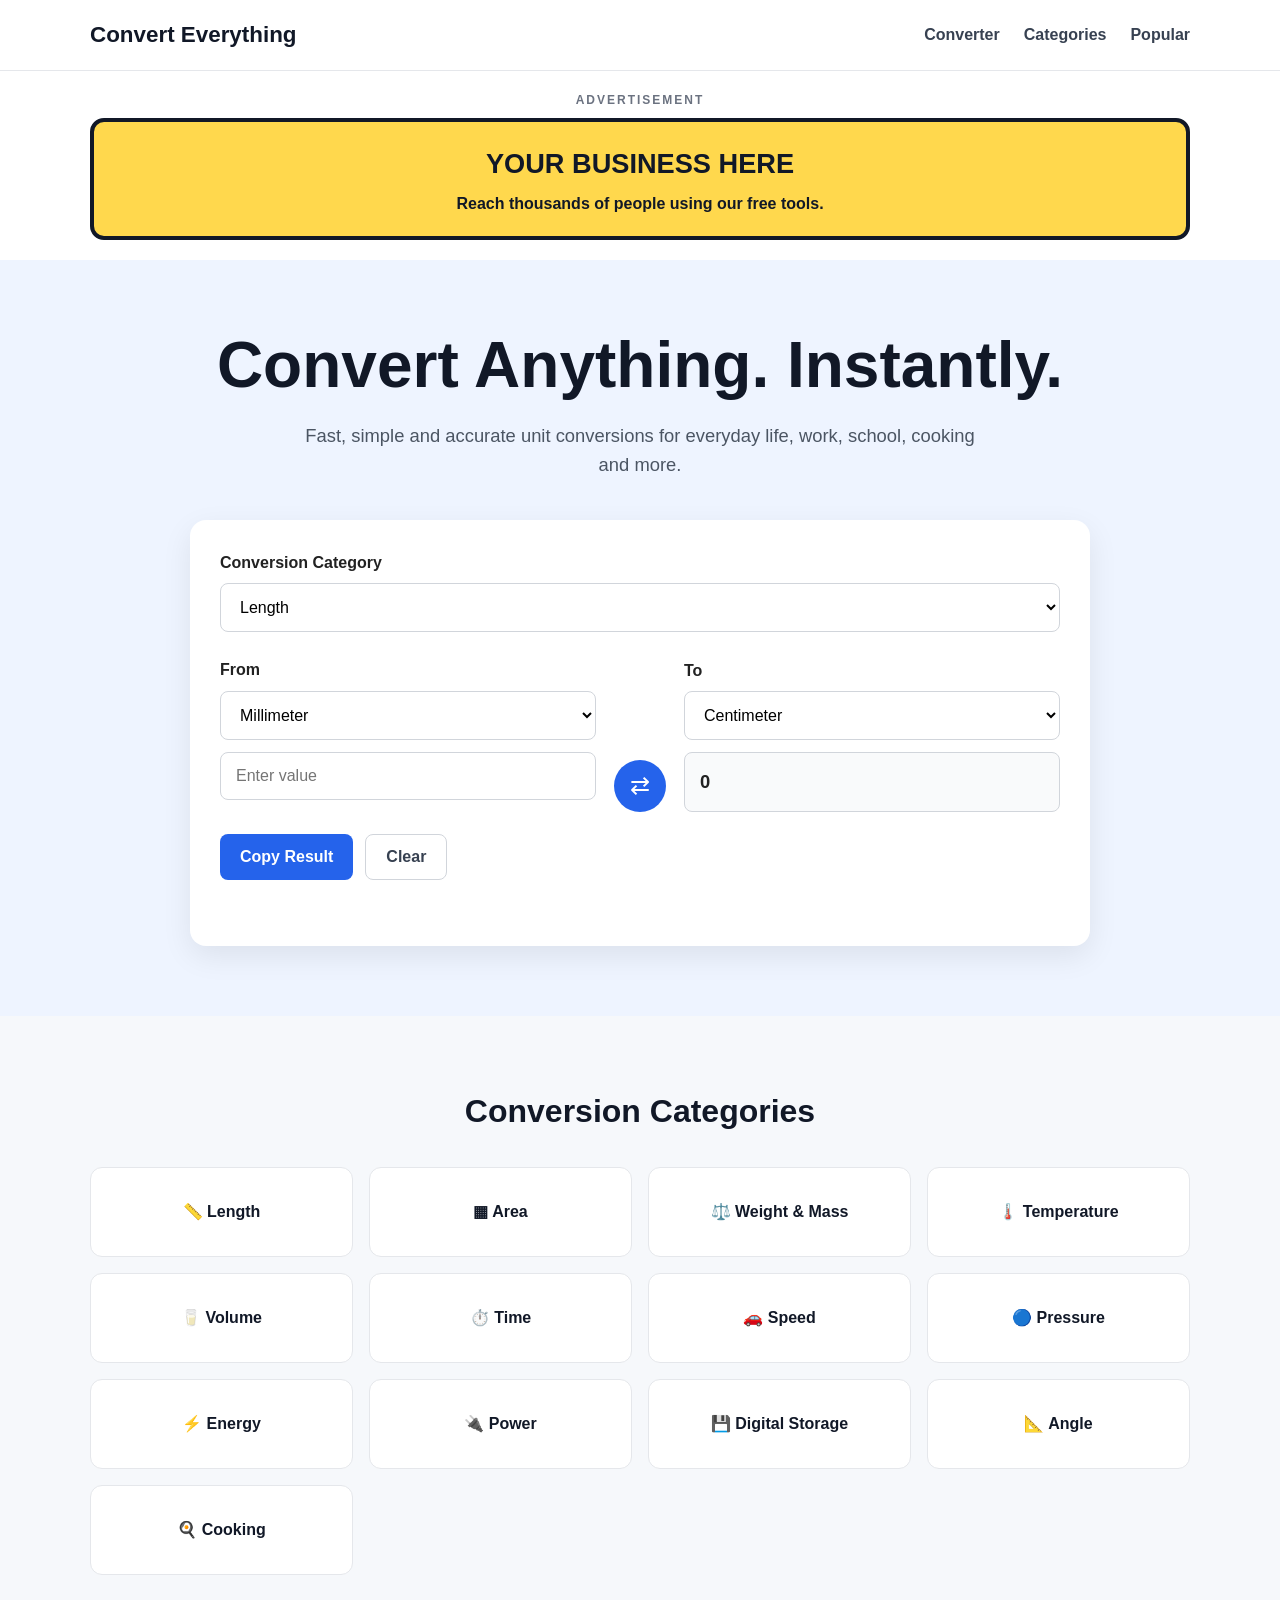
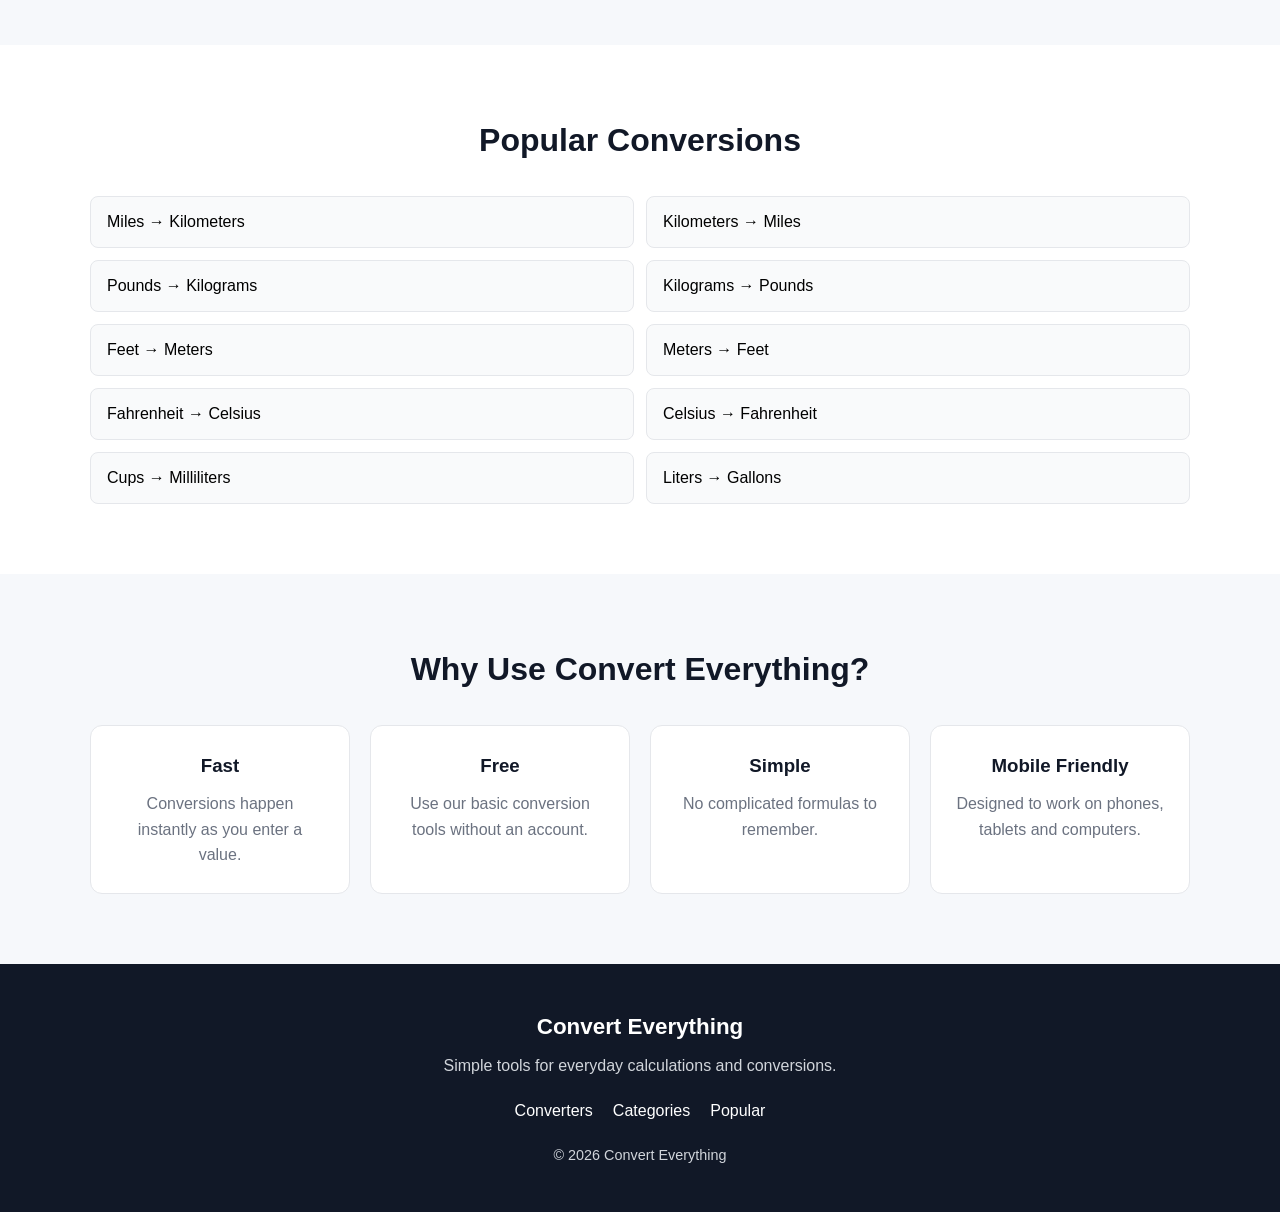
<file: index.html>
<!DOCTYPE html>
<html lang="en">
<head>
  <meta charset="UTF-8">
  <meta name="viewport" content="width=device-width, initial-scale=1.0">

  <title>Convert Everything - Free Unit Converter</title>
  <meta name="description" content="Free online unit converter for length, weight, temperature, volume, speed, area, time, cooking and more.">

  <link rel="stylesheet" href="style.css">
</head>

<body>

<header>
  <div class="container header-content">
    <a href="index.html" class="logo">Convert Everything</a>

    <nav>
      <a href="#converter">Converter</a>
      <a href="#categories">Categories</a>
      <a href="#popular">Popular</a>
    </nav>
  </div>
</header>

<main>
<!-- ADVERTISEMENT -->
<section class="ad-section">
  <div class="container">
    <div class="ad-label">ADVERTISEMENT</div>

    <a
      href="https://example.com"
      target="_blank"
      rel="noopener"
      class="ad-banner"
    >
      <div>
        <strong>YOUR BUSINESS HERE</strong>
        <span>Reach thousands of people using our free tools.</span>
      </div>
    </a>

  </div>
</section>
  <section class="hero">
    <div class="container">
      <h1>Convert Anything. Instantly.</h1>

      <p>
        Fast, simple and accurate unit conversions for everyday life,
        work, school, cooking and more.
      </p>

      <div class="converter-card" id="converter">

        <label for="category">Conversion Category</label>

        <select id="category"></select>

        <div class="conversion-row">

          <div class="conversion-box">
            <label for="fromUnit">From</label>
            <select id="fromUnit"></select>

            <input
              type="number"
              id="inputValue"
              placeholder="Enter value"
              step="any"
            >
          </div>

          <button id="swapButton" class="swap-button" title="Swap units">
            ⇄
          </button>

          <div class="conversion-box">
            <label for="toUnit">To</label>
            <select id="toUnit"></select>

            <div class="result-box" id="result">
              0
            </div>
          </div>

        </div>

        <div class="button-row">
          <button id="copyButton" class="primary-button">
            Copy Result
          </button>

          <button id="clearButton" class="secondary-button">
            Clear
          </button>
        </div>

        <div id="copyMessage" class="message"></div>

      </div>
    </div>
  </section>


  <section id="categories" class="section">
    <div class="container">

      <h2>Conversion Categories</h2>

      <div class="category-grid">

        <button class="category-card" data-category="length">
          📏 Length
        </button>

        <button class="category-card" data-category="area">
          ▦ Area
        </button>

        <button class="category-card" data-category="mass">
          ⚖️ Weight & Mass
        </button>

        <button class="category-card" data-category="temperature">
          🌡️ Temperature
        </button>

        <button class="category-card" data-category="volume">
          🥛 Volume
        </button>

        <button class="category-card" data-category="time">
          ⏱️ Time
        </button>

        <button class="category-card" data-category="speed">
          🚗 Speed
        </button>

        <button class="category-card" data-category="pressure">
          🔵 Pressure
        </button>

        <button class="category-card" data-category="energy">
          ⚡ Energy
        </button>

        <button class="category-card" data-category="power">
          🔌 Power
        </button>

        <button class="category-card" data-category="digital">
          💾 Digital Storage
        </button>

        <button class="category-card" data-category="angle">
          📐 Angle
        </button>

        <button class="category-card" data-category="cooking">
          🍳 Cooking
        </button>

      </div>

    </div>
  </section>


  <section id="popular" class="section popular-section">
    <div class="container">

      <h2>Popular Conversions</h2>

      <div class="popular-grid">

        <button data-conversion="miles-kilometers">
          Miles → Kilometers
        </button>

        <button data-conversion="kilometers-miles">
          Kilometers → Miles
        </button>

        <button data-conversion="pounds-kilograms">
          Pounds → Kilograms
        </button>

        <button data-conversion="kilograms-pounds">
          Kilograms → Pounds
        </button>

        <button data-conversion="feet-meters">
          Feet → Meters
        </button>

        <button data-conversion="meters-feet">
          Meters → Feet
        </button>

        <button data-conversion="fahrenheit-celsius">
          Fahrenheit → Celsius
        </button>

        <button data-conversion="celsius-fahrenheit">
          Celsius → Fahrenheit
        </button>

        <button data-conversion="cups-milliliters">
          Cups → Milliliters
        </button>

        <button data-conversion="liters-gallons">
          Liters → Gallons
        </button>

      </div>

    </div>
  </section>


  <section class="section">
    <div class="container information">

      <h2>Why Use Convert Everything?</h2>

      <div class="features">

        <div>
          <h3>Fast</h3>
          <p>Conversions happen instantly as you enter a value.</p>
        </div>

        <div>
          <h3>Free</h3>
          <p>Use our basic conversion tools without an account.</p>
        </div>

        <div>
          <h3>Simple</h3>
          <p>No complicated formulas to remember.</p>
        </div>

        <div>
          <h3>Mobile Friendly</h3>
          <p>Designed to work on phones, tablets and computers.</p>
        </div>

      </div>

    </div>
  </section>

</main>


<footer>
  <div class="container">

    <h3>Convert Everything</h3>

    <p>
      Simple tools for everyday calculations and conversions.
    </p>

    <div class="footer-links">
      <a href="#converter">Converters</a>
      <a href="#categories">Categories</a>
      <a href="#popular">Popular</a>
    </div>

    <p class="copyright">
      © 2026 Convert Everything
    </p>

  </div>
</footer>


<script src="script.js"></script>

</body>
</html>
</file>
<file: style.css>
* {
  box-sizing: border-box;
  margin: 0;
  padding: 0;
}

html {
  scroll-behavior: smooth;
}

body {
  font-family: Arial, Helvetica, sans-serif;
  line-height: 1.6;
  color: #222;
  background: #f6f8fb;
}   

.container {
  width: min(1100px, 92%);
  margin: 0 auto;
}

/* HEADER */

header {
  background: #ffffff;
  border-bottom: 1px solid #e5e7eb;
  position: sticky;
  top: 0;
  z-index: 1000;
}

.header-content {
  min-height: 70px;
  display: flex;
  align-items: center;
  justify-content: space-between;
  gap: 30px;
}

.logo {
  font-size: 1.4rem;
  font-weight: 700;
  color: #111827;
  text-decoration: none;
}

nav {
  display: flex;
  gap: 24px;
}

nav a {
  color: #374151;
  text-decoration: none;
  font-weight: 600;
}

nav a:hover {
  color: #2563eb;
}

/* HERO */

.hero {
  padding: 70px 0;
  background: #eef4ff;
  text-align: center;
}

.hero h1 {
  font-size: clamp(2.2rem, 6vw, 4rem);
  line-height: 1.1;
  margin-bottom: 20px;
  color: #111827;
}

.hero > .container > p {
  max-width: 700px;
  margin: 0 auto 40px;
  font-size: 1.15rem;
  color: #4b5563;
}

/* CONVERTER */

.converter-card {
  max-width: 900px;
  margin: 0 auto;
  padding: 30px;
  background: #ffffff;
  border-radius: 16px;
  box-shadow: 0 10px 30px rgba(0, 0, 0, 0.08);
  text-align: left;
}

.converter-card > label {
  display: block;
  margin-bottom: 8px;
  font-weight: 700;
}

select,
input {
  width: 100%;
  padding: 14px 15px;
  border: 1px solid #d1d5db;
  border-radius: 8px;
  background: #ffffff;
  font-size: 1rem;
  outline: none;
}

select:focus,
input:focus {
  border-color: #2563eb;
  box-shadow: 0 0 0 3px rgba(37, 99, 235, 0.12);
}

#category {
  margin-bottom: 25px;
}

.conversion-row {
  display: grid;
  grid-template-columns: 1fr auto 1fr;
  align-items: end;
  gap: 18px;
}

.conversion-box label {
  display: block;
  margin-bottom: 8px;
  font-weight: 700;
}

.conversion-box input,
.conversion-box select {
  margin-bottom: 12px;
}

.result-box {
  min-height: 52px;
  padding: 14px 15px;
  border: 1px solid #d1d5db;
  border-radius: 8px;
  background: #f9fafb;
  font-size: 1.15rem;
  font-weight: 700;
  overflow-wrap: anywhere;
}

.swap-button {
  width: 52px;
  height: 52px;
  border: none;
  border-radius: 50%;
  background: #2563eb;
  color: #ffffff;
  font-size: 1.5rem;
  cursor: pointer;
  transition: transform 0.2s, opacity 0.2s;
}

.swap-button:hover {
  transform: rotate(180deg);
  opacity: 0.9;
}

/* BUTTONS */

.button-row {
  display: flex;
  gap: 12px;
  margin-top: 22px;
}

button {
  font-family: inherit;
}

.primary-button,
.secondary-button {
  padding: 13px 20px;
  border-radius: 8px;
  cursor: pointer;
  font-size: 1rem;
  font-weight: 700;
}

.primary-button {
  border: none;
  background: #2563eb;
  color: #ffffff;
}

.primary-button:hover {
  background: #1d4ed8;
}

.secondary-button {
  border: 1px solid #d1d5db;
  background: #ffffff;
  color: #374151;
}

.secondary-button:hover {
  background: #f3f4f6;
}

.message {
  min-height: 24px;
  margin-top: 12px;
  color: #15803d;
  font-weight: 600;
}

/* SECTIONS */

.section {
  padding: 70px 0;
}

.section h2 {
  margin-bottom: 30px;
  text-align: center;
  font-size: 2rem;
  color: #111827;
}

/* CATEGORY CARDS */

.category-grid {
  display: grid;
  grid-template-columns: repeat(4, 1fr);
  gap: 16px;
}

.category-card {
  min-height: 90px;
  padding: 20px;
  border: 1px solid #e5e7eb;
  border-radius: 12px;
  background: #ffffff;
  color: #111827;
  font-size: 1rem;
  font-weight: 700;
  cursor: pointer;
  transition: transform 0.2s, box-shadow 0.2s;
}

.category-card:hover {
  transform: translateY(-3px);
  box-shadow: 0 8px 20px rgba(0, 0, 0, 0.08);
}

/* POPULAR */

.popular-section {
  background: #ffffff;
}

.popular-grid {
  display: grid;
  grid-template-columns: repeat(2, 1fr);
  gap: 12px;
}

.popular-grid button {
  padding: 16px;
  border: 1px solid #e5e7eb;
  border-radius: 8px;
  background: #f9fafb;
  text-align: left;
  font-size: 1rem;
  cursor: pointer;
}

.popular-grid button:hover {
  background: #eef4ff;
  border-color: #2563eb;
}

/* INFORMATION */

.information {
  text-align: center;
}

.features {
  display: grid;
  grid-template-columns: repeat(4, 1fr);
  gap: 20px;
}

.features > div {
  padding: 25px;
  background: #ffffff;
  border-radius: 12px;
  border: 1px solid #e5e7eb;
}

.features h3 {
  margin-bottom: 10px;
  color: #111827;
}

.features p {
  color: #6b7280;
}

/* FOOTER */

footer {
  padding: 45px 0;
  background: #111827;
  color: #ffffff;
  text-align: center;
}

footer h3 {
  margin-bottom: 8px;
  font-size: 1.4rem;
}

footer p {
  color: #d1d5db;
}

.footer-links {
  display: flex;
  justify-content: center;
  gap: 20px;
  margin: 20px 0;
  flex-wrap: wrap;
}

.footer-links a {
  color: #ffffff;
  text-decoration: none;
}

.footer-links a:hover {
  text-decoration: underline;
}

.copyright {
  font-size: 0.9rem;
}

/* MOBILE */

@media (max-width: 800px) {
  .header-content {
    flex-direction: column;
    padding: 15px 0;
  }

  nav {
    gap: 15px;
    flex-wrap: wrap;
    justify-content: center;
  }

  .hero {
    padding: 50px 0;
  }

  .converter-card {
    padding: 20px;
  }

  .conversion-row {
    grid-template-columns: 1fr;
  }

  .swap-button {
    justify-self: center;
    transform: rotate(90deg);
  }

  .swap-button:hover {
    transform: rotate(270deg);
  }

  .category-grid {
    grid-template-columns: repeat(2, 1fr);
  }

  .features {
    grid-template-columns: repeat(2, 1fr);
  }
}

@media (max-width: 500px) {
  .category-grid,
  .popular-grid,
  .features {
    grid-template-columns: 1fr;
  }

  .button-row {
    flex-direction: column;
  }

  .primary-button,
  .secondary-button {
    width: 100%;
  }

  .hero h1 {
    font-size: 2.2rem;
  }
}  /* ADVERTISEMENT */

.ad-section {
  padding: 20px 0;
  background: #ffffff;
}

.ad-label {
  text-align: center;
  font-size: 0.75rem;
  font-weight: 800;
  letter-spacing: 2px;
  margin-bottom: 8px;
  color: #6b7280;
}

.ad-banner {
  min-height: 110px;
  display: flex;
  align-items: center;
  justify-content: center;
  text-align: center;
  padding: 20px;
  border-radius: 14px;
  background: #ffd84d;
  color: #111827;
  text-decoration: none;
  border: 4px solid #111827;
  transition: transform 0.2s;
}

.ad-banner:hover {
  transform: scale(1.01);
}

.ad-banner strong {
  display: block;
  font-size: 1.7rem;
  font-weight: 900;
}

.ad-banner span {
  display: block;
  margin-top: 5px;
  font-size: 1rem;
  font-weight: 700;
}
/* ==================================================
   LIPSTICK ICON AD
   ================================================== */

.lipstick-icon-ad {
  width: 140px;
  height: 140px;
  margin: 20px auto;
  display: flex;
  align-items: center;
  justify-content: center;

  /* NO BORDER */
  border: none;

  /* NO CIRCLE */
  background: transparent;

  overflow: visible;

  animation: lipstickFloat 3s ease-in-out infinite;
}

.lipstick-icon-ad img {
  width: 100%;
  height: auto;

  display: block;

  /* NO BORDER */
  border: none;

  /* NO BACKGROUND */
  background: transparent;

  object-fit: contain;
}


/* Gentle movement */

@keyframes lipstickFloat {

  0% {
    transform: translateY(0);
  }

  50% {
    transform: translateY(-8px);
  }

  100% {
    transform: translateY(0);
  }

}


/* ==================================================
   END LIPSTICK ICON AD
   ================================================== */
</file>
